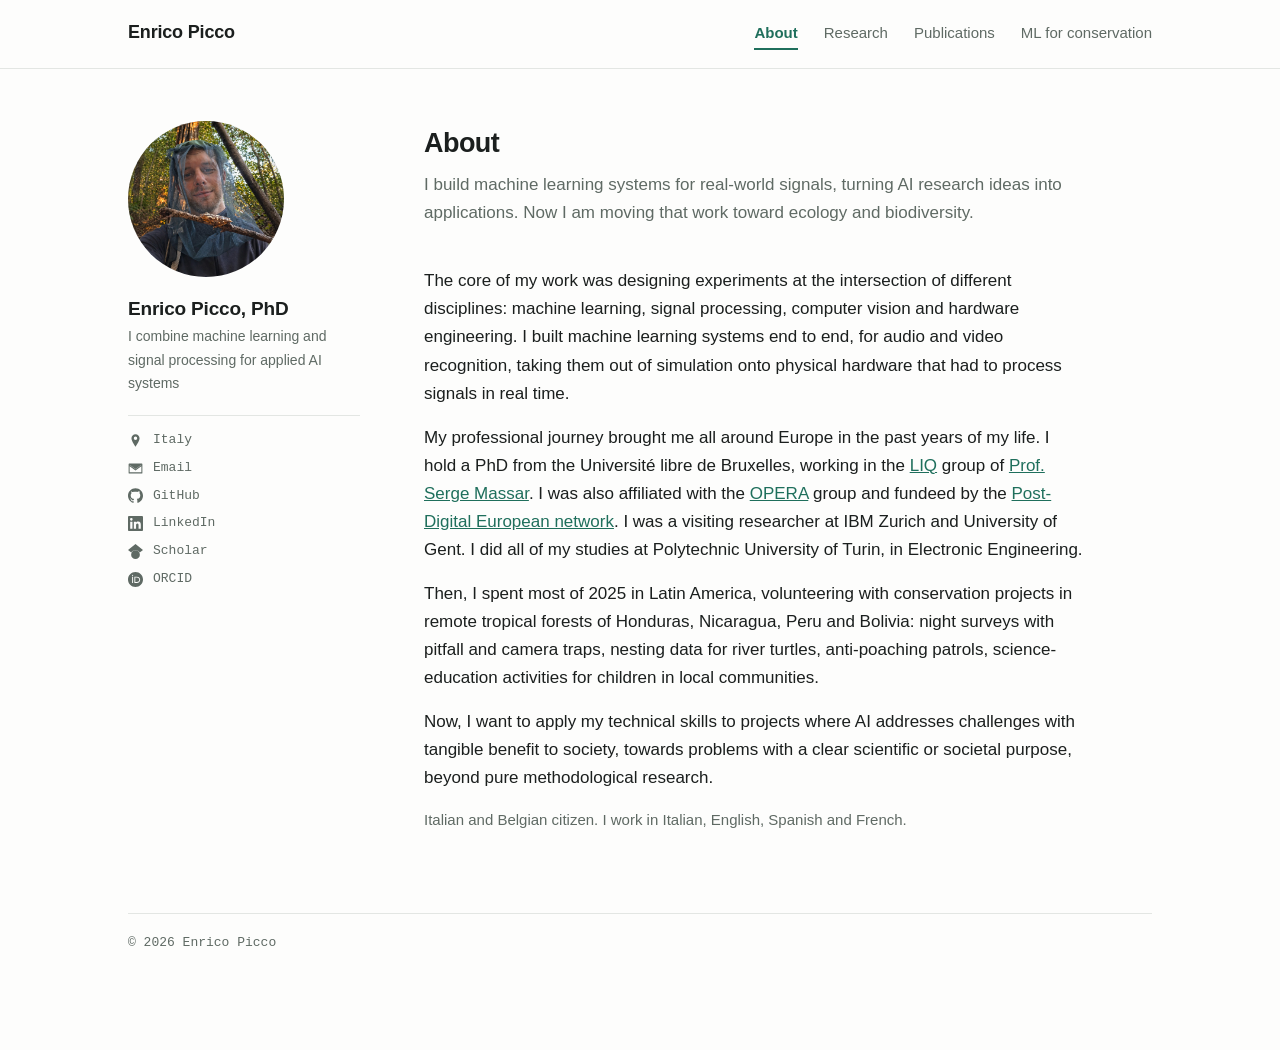
<file: index.html>
<!DOCTYPE html>
<html lang="en">
<head>
<meta charset="utf-8">
<meta name="viewport" content="width=device-width, initial-scale=1">
<title>Enrico Picco — Machine learning for ecology and biodiversity</title>
<meta name="description" content="Enrico Picco, PhD — machine learning engineer working on applied AI for ecology, biodiversity and environmental data.">
<link rel="stylesheet" href="style.css">
</head>
<body>

<header class="masthead">
  <div class="masthead-inner">
    <a class="brand" href="index.html">Enrico Picco</a>
    <nav class="site-nav">
      <a href="index.html" aria-current="page">About</a>
      <a href="research.html">Research</a>
      <a href="publications.html">Publications</a>
      <a href="conservation.html">ML for conservation</a>
    </nav>
  </div>
</header>


<div class="wrap">

  <aside class="rail">
    <img class="portrait" src="portrait.jpg" alt="Enrico Picco">
    <h1>Enrico Picco, PhD</h1>
    <p class="role">I combine machine learning and signal processing for applied AI systems</p>
      <div class="meta">
        <div><svg class="ic" viewBox="0 0 24 24" aria-hidden="true"><path d="M12 2C8.42 2 5.5 4.92 5.5 8.5c0 4.78 6.5 13.5 6.5 13.5s6.5-8.72 6.5-13.5C18.5 4.92 15.58 2 12 2zm0 9.25a2.75 2.75 0 1 1 0-5.5 2.75 2.75 0 0 1 0 5.5z"/></svg><span>Italy</span></div>
        <a href="mailto:enrico.picco@hotmail.it"><svg class="ic" viewBox="0 0 24 24" aria-hidden="true"><path d="M2 4h20a1 1 0 0 1 1 1v14a1 1 0 0 1-1 1H2a1 1 0 0 1-1-1V5a1 1 0 0 1 1-1zm10 8.7L2.6 5.9v.4L12 13.3l9.4-7V5.9L12 12.7zM2.6 18.1h18.8V8.4L12 15.2 2.6 8.4z"/></svg><span>Email</span></a>
        <a href="https://github.com/e-picco" target="_blank" rel="noopener"><svg class="ic" viewBox="0 0 24 24" aria-hidden="true"><path d="M12 .297c-6.63 0-12 5.373-12 12 0 5.303 3.438 9.8 8.205 11.385.6.113.82-.258.82-.577 0-.285-.01-1.04-.015-2.04-3.338.724-4.042-1.61-4.042-1.61C4.422 18.07 3.633 17.7 3.633 17.7c-1.087-.744.084-.729.084-.729 1.205.084 1.838 1.236 1.838 1.236 1.07 1.835 2.809 1.305 3.495.998.108-.776.417-1.305.76-1.605-2.665-.3-5.466-1.332-5.466-5.93 0-1.31.465-2.38 1.235-3.22-.135-.303-.54-1.523.105-3.176 0 0 1.005-.322 3.3 1.23.96-.267 1.98-.399 3-.405 1.02.006 2.04.138 3 .405 2.28-1.552 3.285-1.23 3.285-1.23.645 1.653.24 2.873.12 3.176.765.84 1.23 1.91 1.23 3.22 0 4.61-2.805 5.625-5.475 5.92.42.36.81 1.096.81 2.22 0 1.606-.015 2.896-.015 3.286 0 .315.21.69.825.57C20.565 22.092 24 17.592 24 12.297c0-6.627-5.373-12-12-12"/></svg><span>GitHub</span></a>
        <a href="https://www.linkedin.com/in/enrico-picco/" target="_blank" rel="noopener"><svg class="ic" viewBox="0 0 24 24" aria-hidden="true"><path d="M20.45 20.45h-3.56v-5.57c0-1.33-.02-3.04-1.85-3.04-1.85 0-2.13 1.45-2.13 2.94v5.67H9.35V9h3.42v1.56h.05c.48-.9 1.64-1.85 3.37-1.85 3.6 0 4.27 2.37 4.27 5.46v6.28zM5.34 7.43a2.07 2.07 0 1 1 0-4.14 2.07 2.07 0 0 1 0 4.14zM7.12 20.45H3.55V9h3.57v11.45zM22.22 0H1.77C.79 0 0 .77 0 1.73v20.54C0 23.22.79 24 1.77 24h20.45c.98 0 1.78-.78 1.78-1.73V1.73C24 .77 23.2 0 22.22 0z"/></svg><span>LinkedIn</span></a>
        <a href="https://scholar.google.com/citations?user=zZwpqk8AAAAJ&amp;hl=en" target="_blank" rel="noopener"><svg class="ic" viewBox="0 0 24 24" aria-hidden="true"><path d="M5.242 13.769L0 9.5 12 0l12 9.5-5.242 4.269C17.548 11.249 14.978 9.5 12 9.5c-2.977 0-5.548 1.748-6.758 4.269zM12 10a7 7 0 1 0 0 14 7 7 0 0 0 0-14z"/></svg><span>Scholar</span></a>
        <a href="https://orcid.org/0000-0002-3756-6097" target="_blank" rel="noopener"><svg class="ic" viewBox="0 0 24 24" aria-hidden="true"><path d="M12 0C5.372 0 0 5.372 0 12s5.372 12 12 12 12-5.372 12-12S18.628 0 12 0zM7.369 4.378c.525 0 .947.431.947.947s-.422.947-.947.947a.95.95 0 0 1-.947-.947c0-.525.422-.947.947-.947zm-.722 3.038h1.444v10.041H6.647V7.416zm3.562 0h3.9c3.712 0 5.344 2.653 5.344 5.025 0 2.578-2.016 5.025-5.325 5.025h-3.919V7.416zm1.444 1.303v7.444h2.297c3.272 0 4.022-2.484 4.022-3.722 0-2.016-1.284-3.722-4.097-3.722h-2.222z"/></svg><span>ORCID</span></a>
      </div>
  </aside>

  <main>
    <h2>About</h2>
    <p class="lede">I build machine learning systems for real-world signals, turning AI research ideas into applications. Now I am moving that work toward ecology and biodiversity.</p>

    <p>The core of my work was designing experiments at the intersection of different disciplines: machine learning, signal processing, computer vision and hardware engineering. I built machine learning systems end to end, for audio and video recognition, taking them out of simulation onto physical hardware that had to process signals in real time.</p>
	
	<p>My professional journey brought me all around Europe in the past years of my life. I hold a PhD from the Universit&eacute libre de Bruxelles, working in the <a href="https://liq.ulb.ac.be/" target="_blank" rel="noopener">LIQ</a> group of <a href="https://scholar.google.com/citations?hl=en&user=kBKu5jwAAAAJ" target="_blank" rel="noopener">Prof. Serge Massar</a>. I was also affiliated with the <a href="https://opera-photonics.ulb.be/" target="_blank" rel="noopener">OPERA</a> group and fundeed by the <a href="https://www.postdigitalplus.net/" target="_blank" rel="noopener">Post-Digital European network</a>. I was a visiting researcher at IBM Zurich and University of Gent. I did all of my studies at Polytechnic University of Turin, in Electronic Engineering.</p>

    <p>Then, I spent most of 2025 in Latin America, volunteering with conservation projects in remote tropical forests of Honduras, Nicaragua, Peru and Bolivia: night surveys with pitfall and camera traps, nesting data for river turtles, anti-poaching patrols, science-education activities for children in local communities.</p>
	
    <p>Now, I want to apply my technical skills to projects where AI addresses challenges with tangible benefit to society, towards problems with a clear scientific or societal purpose, beyond pure methodological research.</p>

    <p class="note">Italian and Belgian citizen. I work in Italian, English, Spanish and French.</p>
  </main>

  <footer>&copy 2026 Enrico Picco</footer>
</div>
</body>
</html>
</file>
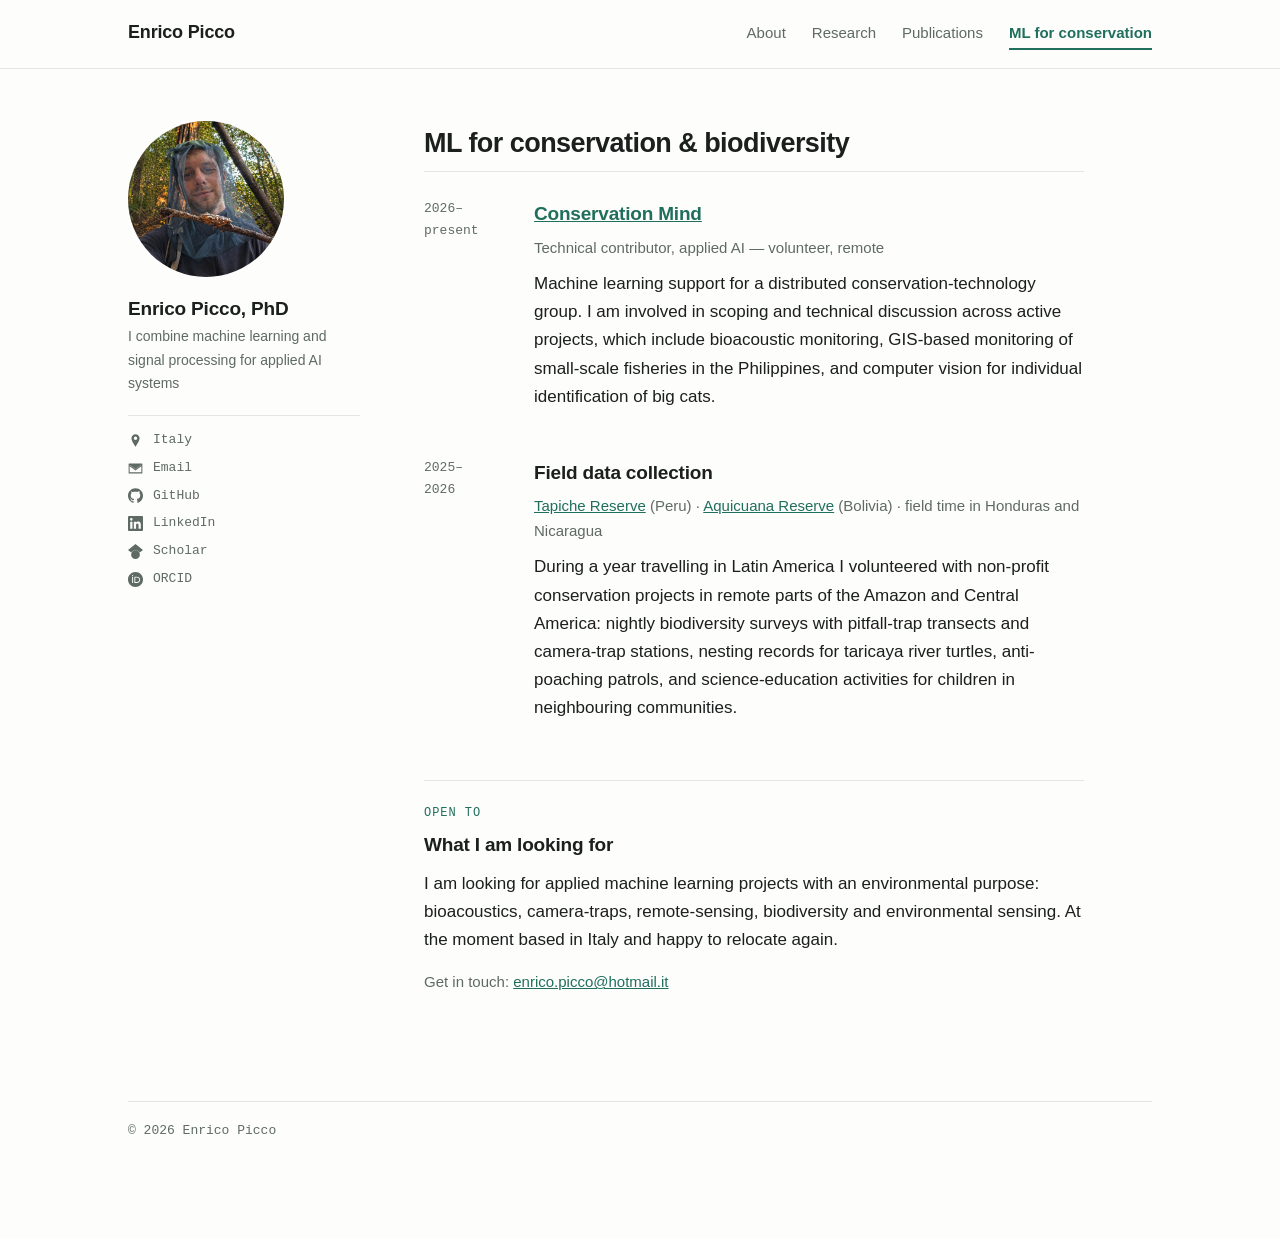
<file: conservation.html>
<!DOCTYPE html>
<html lang="en">
<head>
<meta charset="utf-8">
<meta name="viewport" content="width=device-width, initial-scale=1">
<title>ML for conservation &amp; biodiversity — Enrico Picco</title>
<meta name="description" content="Applied machine learning for conservation: bioacoustic monitoring, computer vision for wildlife, and field data collection in Latin America.">
<link rel="stylesheet" href="style.css">
</head>
<body>

<header class="masthead">
  <div class="masthead-inner">
    <a class="brand" href="index.html">Enrico Picco</a>
    <nav class="site-nav">
      <a href="index.html">About</a>
      <a href="research.html">Research</a>
      <a href="publications.html">Publications</a>
      <a href="conservation.html" aria-current="page">ML for conservation</a>
    </nav>
  </div>
</header>

<div class="wrap">

  <aside class="rail">
    <img class="portrait" src="portrait.jpg" alt="Enrico Picco">
    <h1>Enrico Picco, PhD</h1>
    <p class="role">I combine machine learning and signal processing for applied AI systems</p>
      <div class="meta">
        <div><svg class="ic" viewBox="0 0 24 24" aria-hidden="true"><path d="M12 2C8.42 2 5.5 4.92 5.5 8.5c0 4.78 6.5 13.5 6.5 13.5s6.5-8.72 6.5-13.5C18.5 4.92 15.58 2 12 2zm0 9.25a2.75 2.75 0 1 1 0-5.5 2.75 2.75 0 0 1 0 5.5z"/></svg><span>Italy</span></div>
        <a href="mailto:enrico.picco@hotmail.it"><svg class="ic" viewBox="0 0 24 24" aria-hidden="true"><path d="M2 4h20a1 1 0 0 1 1 1v14a1 1 0 0 1-1 1H2a1 1 0 0 1-1-1V5a1 1 0 0 1 1-1zm10 8.7L2.6 5.9v.4L12 13.3l9.4-7V5.9L12 12.7zM2.6 18.1h18.8V8.4L12 15.2 2.6 8.4z"/></svg><span>Email</span></a>
        <a href="https://github.com/e-picco" target="_blank" rel="noopener"><svg class="ic" viewBox="0 0 24 24" aria-hidden="true"><path d="M12 .297c-6.63 0-12 5.373-12 12 0 5.303 3.438 9.8 8.205 11.385.6.113.82-.258.82-.577 0-.285-.01-1.04-.015-2.04-3.338.724-4.042-1.61-4.042-1.61C4.422 18.07 3.633 17.7 3.633 17.7c-1.087-.744.084-.729.084-.729 1.205.084 1.838 1.236 1.838 1.236 1.07 1.835 2.809 1.305 3.495.998.108-.776.417-1.305.76-1.605-2.665-.3-5.466-1.332-5.466-5.93 0-1.31.465-2.38 1.235-3.22-.135-.303-.54-1.523.105-3.176 0 0 1.005-.322 3.3 1.23.96-.267 1.98-.399 3-.405 1.02.006 2.04.138 3 .405 2.28-1.552 3.285-1.23 3.285-1.23.645 1.653.24 2.873.12 3.176.765.84 1.23 1.91 1.23 3.22 0 4.61-2.805 5.625-5.475 5.92.42.36.81 1.096.81 2.22 0 1.606-.015 2.896-.015 3.286 0 .315.21.69.825.57C20.565 22.092 24 17.592 24 12.297c0-6.627-5.373-12-12-12"/></svg><span>GitHub</span></a>
        <a href="https://www.linkedin.com/in/enrico-picco/" target="_blank" rel="noopener"><svg class="ic" viewBox="0 0 24 24" aria-hidden="true"><path d="M20.45 20.45h-3.56v-5.57c0-1.33-.02-3.04-1.85-3.04-1.85 0-2.13 1.45-2.13 2.94v5.67H9.35V9h3.42v1.56h.05c.48-.9 1.64-1.85 3.37-1.85 3.6 0 4.27 2.37 4.27 5.46v6.28zM5.34 7.43a2.07 2.07 0 1 1 0-4.14 2.07 2.07 0 0 1 0 4.14zM7.12 20.45H3.55V9h3.57v11.45zM22.22 0H1.77C.79 0 0 .77 0 1.73v20.54C0 23.22.79 24 1.77 24h20.45c.98 0 1.78-.78 1.78-1.73V1.73C24 .77 23.2 0 22.22 0z"/></svg><span>LinkedIn</span></a>
        <a href="https://scholar.google.com/citations?user=zZwpqk8AAAAJ&amp;hl=en" target="_blank" rel="noopener"><svg class="ic" viewBox="0 0 24 24" aria-hidden="true"><path d="M5.242 13.769L0 9.5 12 0l12 9.5-5.242 4.269C17.548 11.249 14.978 9.5 12 9.5c-2.977 0-5.548 1.748-6.758 4.269zM12 10a7 7 0 1 0 0 14 7 7 0 0 0 0-14z"/></svg><span>Scholar</span></a>
        <a href="https://orcid.org/0000-0002-3756-6097" target="_blank" rel="noopener"><svg class="ic" viewBox="0 0 24 24" aria-hidden="true"><path d="M12 0C5.372 0 0 5.372 0 12s5.372 12 12 12 12-5.372 12-12S18.628 0 12 0zM7.369 4.378c.525 0 .947.431.947.947s-.422.947-.947.947a.95.95 0 0 1-.947-.947c0-.525.422-.947.947-.947zm-.722 3.038h1.444v10.041H6.647V7.416zm3.562 0h3.9c3.712 0 5.344 2.653 5.344 5.025 0 2.578-2.016 5.025-5.325 5.025h-3.919V7.416zm1.444 1.303v7.444h2.297c3.272 0 4.022-2.484 4.022-3.722 0-2.016-1.284-3.722-4.097-3.722h-2.222z"/></svg><span>ORCID</span></a>
      </div>
  </aside>
  
  <main>
    <h2>ML for conservation &amp; biodiversity</h2>

    <section>
      <div class="entry">
        <div class="when">2026&ndash;<br>present</div>
        <div>
          <h3><a href="https://www.linkedin.com/company/conservation-mind/" target="_blank" rel="noopener">Conservation Mind</a></h3>
          <p class="where">Technical contributor, applied AI — volunteer, remote</p>
          <p>Machine learning support for a distributed conservation-technology group. I am involved in scoping and technical discussion across active projects, which include bioacoustic monitoring, GIS-based monitoring of small-scale fisheries in the Philippines, and computer vision for individual identification of big cats.</p>

        </div>
      </div>

      <div class="entry">
        <div class="when">2025&ndash;<br>2026</div>
        <div>
          <h3>Field data collection</h3>
          <p class="where"><a href="https://www.tapichejungle.com/conservation" target="_blank" rel="noopener">Tapiche Reserve</a> (Peru) ·  <a href="https://aquicuana.org/" target="_blank" rel="noopener">Aquicuana Reserve</a> (Bolivia) · field time in Honduras and Nicaragua</p>
          <p>During a year travelling in Latin America I volunteered with non-profit conservation projects in remote parts of the Amazon and Central America: nightly biodiversity surveys with pitfall-trap transects and camera-trap stations, nesting records for taricaya river turtles, anti-poaching patrols, and science-education activities for children in neighbouring communities.</p>
        </div>
      </div>
    </section>


    <section>
      <p class="eyebrow">Open to</p>
      <h3>What I am looking for</h3>
      <p>I am looking for applied machine learning projects with an environmental purpose: bioacoustics, camera-traps, remote-sensing, biodiversity and environmental sensing. At the moment based in Italy and happy to relocate again.</p>
      <p class="note">Get in touch: <a href="mailto:enrico.picco@hotmail.it">enrico.picco@hotmail.it</a></p>
    </section>
  </main>

  <footer>© 2026 Enrico Picco</footer>
</div>
</body>
</html>
</file>
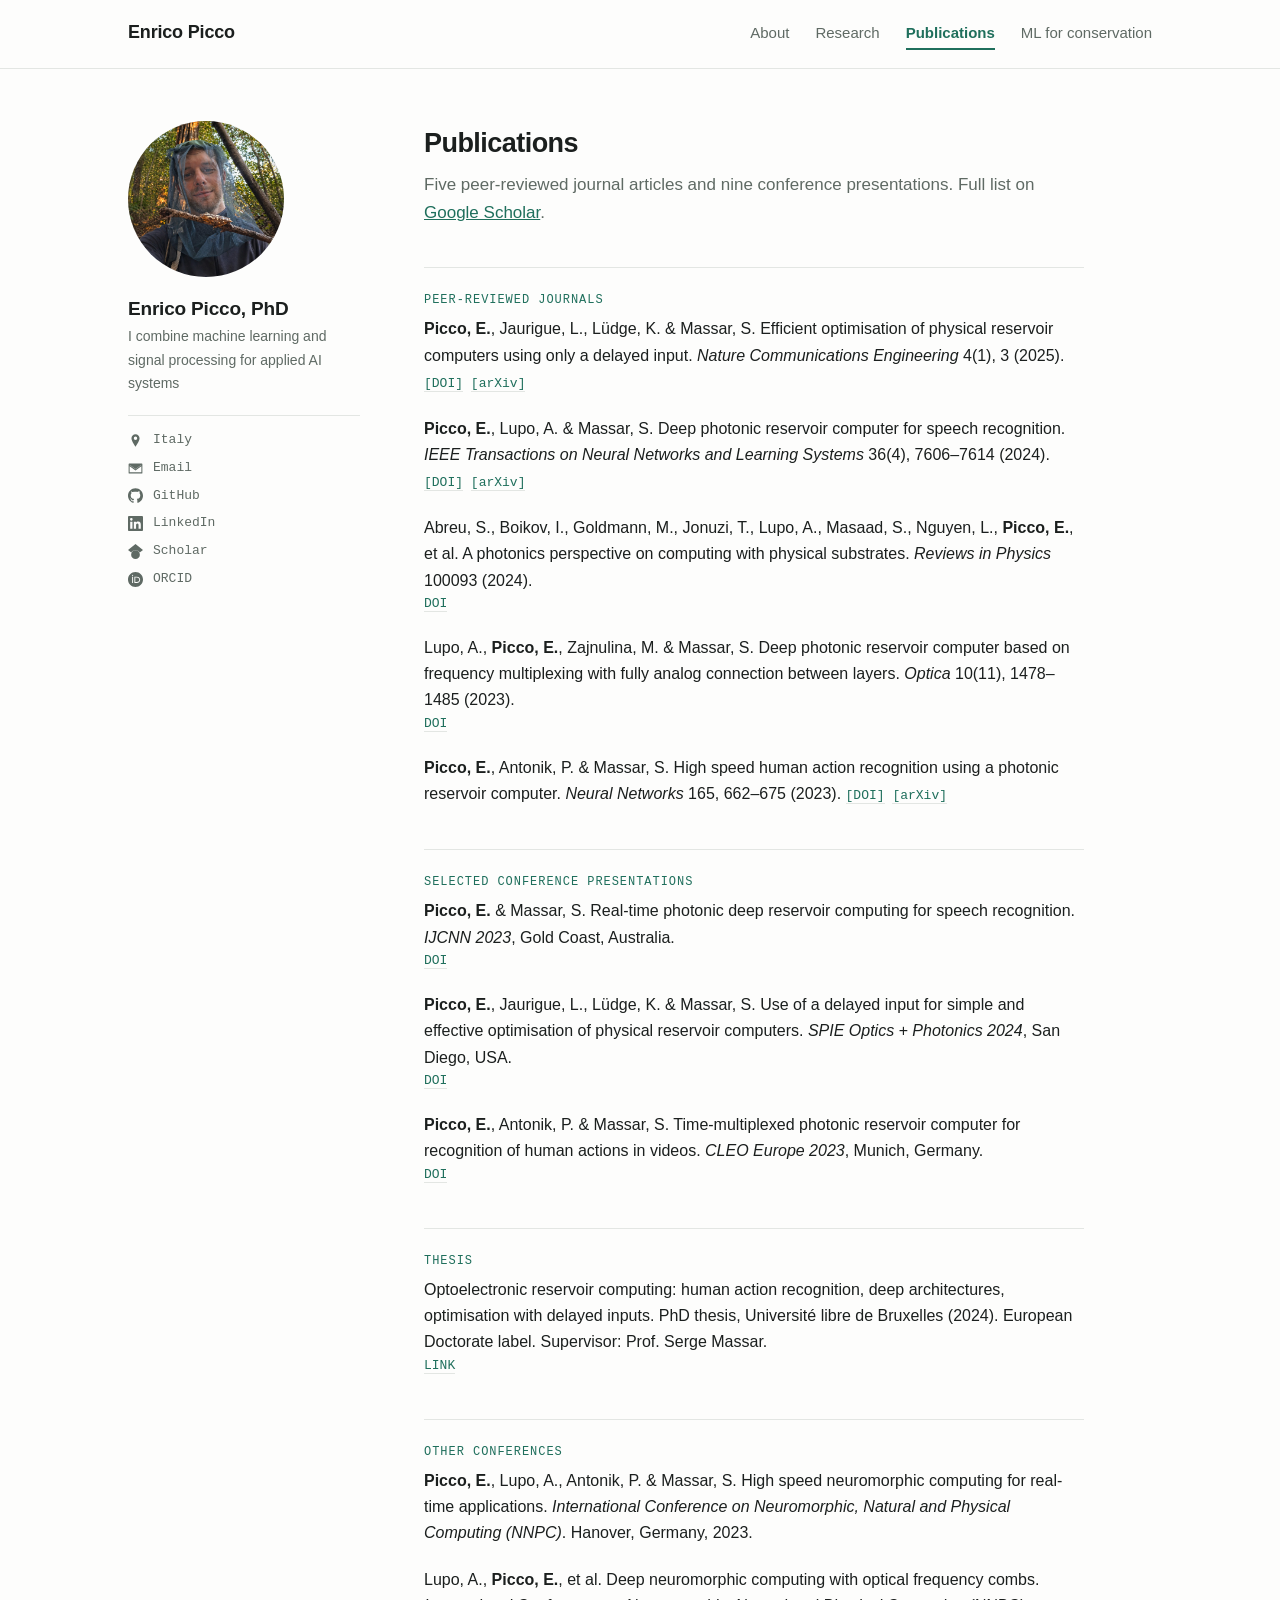
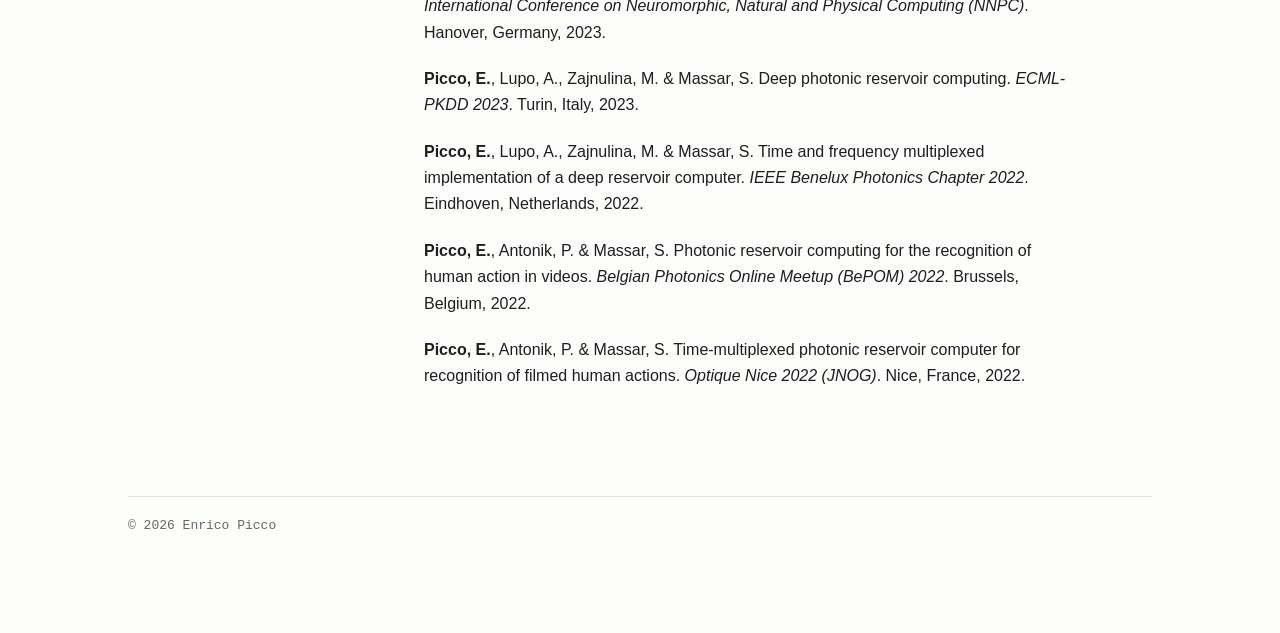
<file: publications.html>
<!DOCTYPE html>
<html lang="en">
<head>
<meta charset="utf-8">
<meta name="viewport" content="width=device-width, initial-scale=1">
<title>Publications — Enrico Picco</title>
<meta name="description" content="Peer-reviewed publications and conference presentations by Enrico Picco.">
<link rel="stylesheet" href="style.css">
</head>
<body>

<header class="masthead">
  <div class="masthead-inner">
    <a class="brand" href="index.html">Enrico Picco</a>
    <nav class="site-nav">
      <a href="index.html">About</a>
      <a href="research.html">Research</a>
      <a href="publications.html" aria-current="page">Publications</a>
      <a href="conservation.html">ML for conservation</a>
    </nav>
  </div>
</header>


<div class="wrap">

  <aside class="rail">
    <img class="portrait" src="portrait.jpg" alt="Enrico Picco">
    <h1>Enrico Picco, PhD</h1>
    <p class="role">I combine machine learning and signal processing for applied AI systems</p>
      <div class="meta">
        <div><svg class="ic" viewBox="0 0 24 24" aria-hidden="true"><path d="M12 2C8.42 2 5.5 4.92 5.5 8.5c0 4.78 6.5 13.5 6.5 13.5s6.5-8.72 6.5-13.5C18.5 4.92 15.58 2 12 2zm0 9.25a2.75 2.75 0 1 1 0-5.5 2.75 2.75 0 0 1 0 5.5z"/></svg><span>Italy</span></div>
        <a href="mailto:enrico.picco@hotmail.it"><svg class="ic" viewBox="0 0 24 24" aria-hidden="true"><path d="M2 4h20a1 1 0 0 1 1 1v14a1 1 0 0 1-1 1H2a1 1 0 0 1-1-1V5a1 1 0 0 1 1-1zm10 8.7L2.6 5.9v.4L12 13.3l9.4-7V5.9L12 12.7zM2.6 18.1h18.8V8.4L12 15.2 2.6 8.4z"/></svg><span>Email</span></a>
        <a href="https://github.com/e-picco" target="_blank" rel="noopener"><svg class="ic" viewBox="0 0 24 24" aria-hidden="true"><path d="M12 .297c-6.63 0-12 5.373-12 12 0 5.303 3.438 9.8 8.205 11.385.6.113.82-.258.82-.577 0-.285-.01-1.04-.015-2.04-3.338.724-4.042-1.61-4.042-1.61C4.422 18.07 3.633 17.7 3.633 17.7c-1.087-.744.084-.729.084-.729 1.205.084 1.838 1.236 1.838 1.236 1.07 1.835 2.809 1.305 3.495.998.108-.776.417-1.305.76-1.605-2.665-.3-5.466-1.332-5.466-5.93 0-1.31.465-2.38 1.235-3.22-.135-.303-.54-1.523.105-3.176 0 0 1.005-.322 3.3 1.23.96-.267 1.98-.399 3-.405 1.02.006 2.04.138 3 .405 2.28-1.552 3.285-1.23 3.285-1.23.645 1.653.24 2.873.12 3.176.765.84 1.23 1.91 1.23 3.22 0 4.61-2.805 5.625-5.475 5.92.42.36.81 1.096.81 2.22 0 1.606-.015 2.896-.015 3.286 0 .315.21.69.825.57C20.565 22.092 24 17.592 24 12.297c0-6.627-5.373-12-12-12"/></svg><span>GitHub</span></a>
        <a href="https://www.linkedin.com/in/enrico-picco/" target="_blank" rel="noopener"><svg class="ic" viewBox="0 0 24 24" aria-hidden="true"><path d="M20.45 20.45h-3.56v-5.57c0-1.33-.02-3.04-1.85-3.04-1.85 0-2.13 1.45-2.13 2.94v5.67H9.35V9h3.42v1.56h.05c.48-.9 1.64-1.85 3.37-1.85 3.6 0 4.27 2.37 4.27 5.46v6.28zM5.34 7.43a2.07 2.07 0 1 1 0-4.14 2.07 2.07 0 0 1 0 4.14zM7.12 20.45H3.55V9h3.57v11.45zM22.22 0H1.77C.79 0 0 .77 0 1.73v20.54C0 23.22.79 24 1.77 24h20.45c.98 0 1.78-.78 1.78-1.73V1.73C24 .77 23.2 0 22.22 0z"/></svg><span>LinkedIn</span></a>
        <a href="https://scholar.google.com/citations?user=zZwpqk8AAAAJ&amp;hl=en" target="_blank" rel="noopener"><svg class="ic" viewBox="0 0 24 24" aria-hidden="true"><path d="M5.242 13.769L0 9.5 12 0l12 9.5-5.242 4.269C17.548 11.249 14.978 9.5 12 9.5c-2.977 0-5.548 1.748-6.758 4.269zM12 10a7 7 0 1 0 0 14 7 7 0 0 0 0-14z"/></svg><span>Scholar</span></a>
        <a href="https://orcid.org/0000-0002-3756-6097" target="_blank" rel="noopener"><svg class="ic" viewBox="0 0 24 24" aria-hidden="true"><path d="M12 0C5.372 0 0 5.372 0 12s5.372 12 12 12 12-5.372 12-12S18.628 0 12 0zM7.369 4.378c.525 0 .947.431.947.947s-.422.947-.947.947a.95.95 0 0 1-.947-.947c0-.525.422-.947.947-.947zm-.722 3.038h1.444v10.041H6.647V7.416zm3.562 0h3.9c3.712 0 5.344 2.653 5.344 5.025 0 2.578-2.016 5.025-5.325 5.025h-3.919V7.416zm1.444 1.303v7.444h2.297c3.272 0 4.022-2.484 4.022-3.722 0-2.016-1.284-3.722-4.097-3.722h-2.222z"/></svg><span>ORCID</span></a>
      </div>
  </aside>

  <main>
    <h2>Publications</h2>
    <p class="lede">Five peer-reviewed journal articles and nine conference presentations. Full list on <a href="https://scholar.google.com/citations?user=zZwpqk8AAAAJ&amp;hl=en" target="_blank" rel="noopener">Google Scholar</a>.</p>

    <section>
      <p class="eyebrow">Peer-reviewed journals</p>

      <div class="pub">
        <strong>Picco, E.</strong>, Jaurigue, L., L&uuml;dge, K. &amp; Massar, S. Efficient optimisation of physical reservoir computers using only a delayed input. <span class="venue">Nature Communications Engineering</span> 4(1), 3 (2025).
        <span class="links"><a href="https://doi.org/10.1038/s44172-025-00340-6" target="_blank" rel="noopener">[DOI]</a> <a href="https://arxiv.org/abs/2401.14371" target="_blank" rel="noopener">[arXiv]</a></span>
      </div>

      <div class="pub">
        <strong>Picco, E.</strong>, Lupo, A. &amp; Massar, S. Deep photonic reservoir computer for speech recognition. <span class="venue">IEEE Transactions on Neural Networks and Learning Systems</span> 36(4), 7606&ndash;7614 (2024).
        <span class="links"><a href="https://doi.org/10.1109/TNNLS.2024.3400451" target="_blank" rel="noopener">[DOI]</a> <a href="https://arxiv.org/abs/2312.06558" target="_blank" rel="noopener">[arXiv]</a></span>
	  </div>

      <div class="pub">
        Abreu, S., Boikov, I., Goldmann, M., Jonuzi, T., Lupo, A., Masaad, S., Nguyen, L., <strong>Picco, E.</strong>, et al. A photonics perspective on computing with physical substrates. <span class="venue">Reviews in Physics</span> 100093 (2024).
        <div class="links"><a href="https://doi.org/10.1016/j.revip.2024.100093" target="_blank" rel="noopener">DOI</a></div>
      </div>

      <div class="pub">
        Lupo, A., <strong>Picco, E.</strong>, Zajnulina, M. &amp; Massar, S. Deep photonic reservoir computer based on frequency multiplexing with fully analog connection between layers. <span class="venue">Optica</span> 10(11), 1478&ndash;1485 (2023).
        <div class="links"><a href="https://doi.org/10.1364/OPTICA.489501" target="_blank" rel="noopener">DOI</a></div>
      </div>

      <div class="pub">
        <strong>Picco, E.</strong>, Antonik, P. &amp; Massar, S. High speed human action recognition using a photonic reservoir computer. <span class="venue">Neural Networks</span> 165, 662&ndash;675 (2023).
        <span class="links"><a href="https://doi.org/10.1016/j.neunet.2023.06.014" target="_blank" rel="noopener">[DOI]</a> <a href="https://arxiv.org/abs/2305.15283" target="_blank" rel="noopener">[arXiv]</a></span>

      </div>
    </section>

    <section>
      <p class="eyebrow">Selected conference presentations</p>

      <div class="pub">
        <strong>Picco, E.</strong> &amp; Massar, S. Real-time photonic deep reservoir computing for speech recognition. <span class="venue">IJCNN 2023</span>, Gold Coast, Australia.
        <div class="links"><a href="https://doi.org/10.1109/IJCNN54540.2023.10191786" target="_blank" rel="noopener">DOI</a></div>
      </div>

      <div class="pub">
        <strong>Picco, E.</strong>, Jaurigue, L., L&uuml;dge, K. &amp; Massar, S. Use of a delayed input for simple and effective optimisation of physical reservoir computers. <span class="venue">SPIE Optics + Photonics 2024</span>, San Diego, USA.
        <div class="links"><a href="https://remotesensing.spiedigitallibrary.org/conference-proceedings-of-spie/13118/1311802/Use-of-a-delayed-input-for-simple-and-effective-optimisation/10.1117/12.3026888.full" target="_blank" rel="noopener">DOI</a></div>
      </div>

      <div class="pub">
        <strong>Picco, E.</strong>, Antonik, P. &amp; Massar, S. Time-multiplexed photonic reservoir computer for recognition of human actions in videos. <span class="venue">CLEO Europe 2023</span>, Munich, Germany.
        <div class="links"><a href="https://opg.optica.org/abstract.cfm?uri=CLEO_Europe-2023-jsiii_2_6" target="_blank" rel="noopener">DOI</a></div>
      </div>
    </section>

    <section>
      <p class="eyebrow">Thesis</p>
      <div class="pub">
        Optoelectronic reservoir computing: human action recognition, deep architectures, optimisation with delayed inputs. PhD thesis, Universit&eacute; libre de Bruxelles (2024). European Doctorate label. Supervisor: Prof. Serge Massar.
        <div class="links"><a href="https://difusion.ulb.ac.be/vufind/Record/ULB-DIPOT:oai:dipot.ulb.ac.be:2013/375835/Details" target="_blank" rel="noopener">LINK</a></div>
      </div>
    </section>

    <section>
      <p class="eyebrow">Other conferences</p>

      <div class="pub">
        <strong>Picco, E.</strong>, Lupo, A., Antonik, P. &amp; Massar, S. High speed neuromorphic computing for real-time applications. <span class="venue">International Conference on Neuromorphic, Natural and Physical Computing (NNPC)</span>. Hanover, Germany, 2023.
      </div>

      <div class="pub">
        Lupo, A., <strong>Picco, E.</strong>, et al. Deep neuromorphic computing with optical frequency combs. <span class="venue">International Conference on Neuromorphic, Natural and Physical Computing (NNPC)</span>. Hanover, Germany, 2023.
      </div>

      <div class="pub">
        <strong>Picco, E.</strong>, Lupo, A., Zajnulina, M. &amp; Massar, S. Deep photonic reservoir computing. <span class="venue">ECML-PKDD 2023</span>. Turin, Italy, 2023.
      </div>

      <div class="pub">
        <strong>Picco, E.</strong>, Lupo, A., Zajnulina, M. &amp; Massar, S. Time and frequency multiplexed implementation of a deep reservoir computer. <span class="venue">IEEE Benelux Photonics Chapter 2022</span>. Eindhoven, Netherlands, 2022.
      </div>

      <div class="pub">
        <strong>Picco, E.</strong>, Antonik, P. &amp; Massar, S. Photonic reservoir computing for the recognition of human action in videos. <span class="venue">Belgian Photonics Online Meetup (BePOM) 2022</span>. Brussels, Belgium, 2022.
      </div>

      <div class="pub">
        <strong>Picco, E.</strong>, Antonik, P. &amp; Massar, S. Time-multiplexed photonic reservoir computer for recognition of filmed human actions. <span class="venue">Optique Nice 2022 (JNOG)</span>. Nice, France, 2022.
      </div>
    </section>

  </main>

  <footer>&copy; 2026 Enrico Picco</footer>
</div>
</body>
</html>
</file>
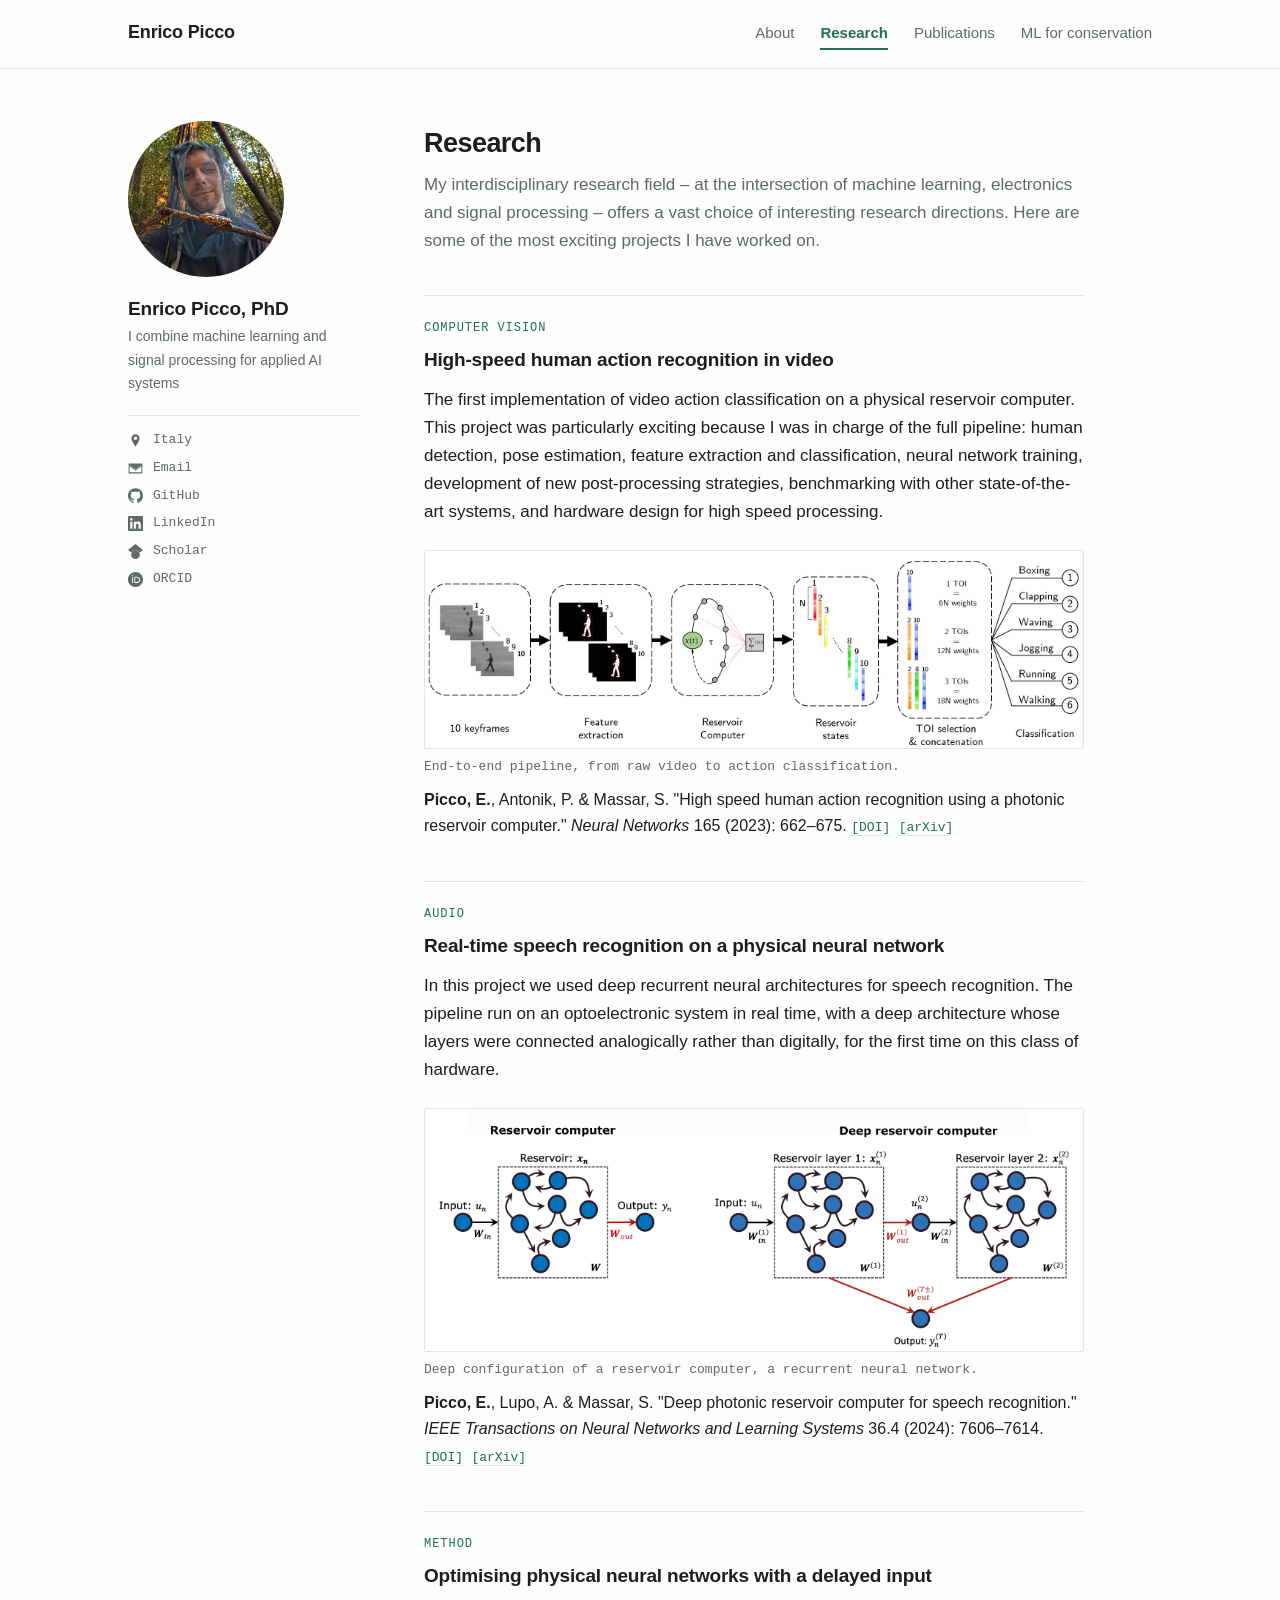
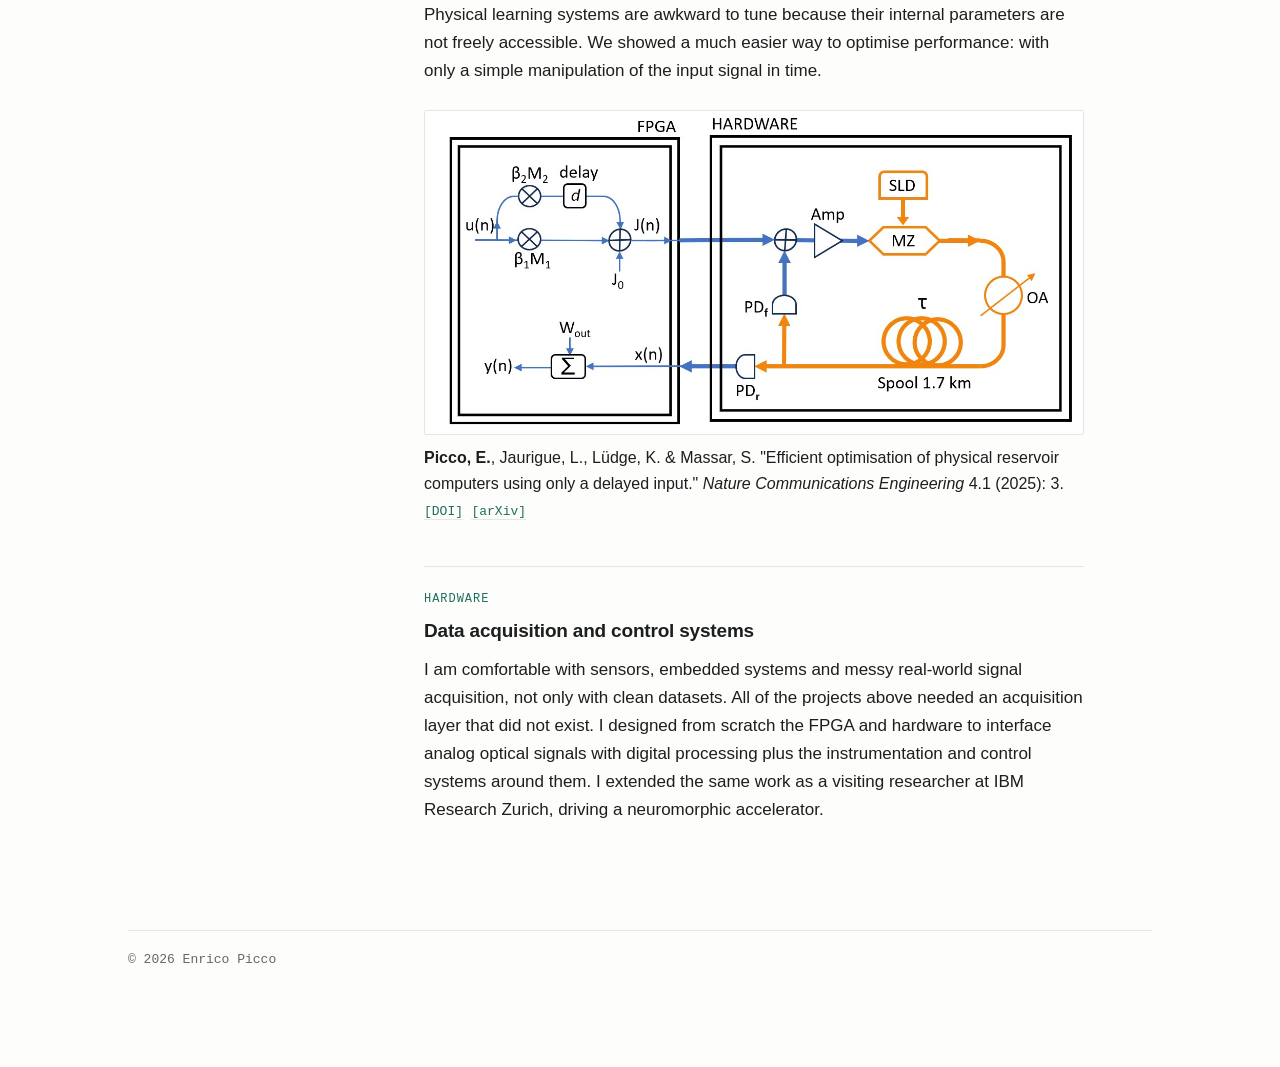
<file: research.html>
<!DOCTYPE html>
<html lang="en">
<head>
<meta charset="utf-8">
<meta name="viewport" content="width=device-width, initial-scale=1">
<title>Research — Enrico Picco</title>
<meta name="description" content="Doctoral and visiting research: machine learning for audio and video recognition running in real time on physical hardware.">
<link rel="stylesheet" href="style.css">
</head>
<body>

<header class="masthead">
  <div class="masthead-inner">
    <a class="brand" href="index.html">Enrico Picco</a>
    <nav class="site-nav">
      <a href="index.html">About</a>
      <a href="research.html" aria-current="page">Research</a>
      <a href="publications.html">Publications</a>
      <a href="conservation.html">ML for conservation</a>
    </nav>
  </div>
</header>


<div class="wrap">

  <aside class="rail">
    <img class="portrait" src="portrait.jpg" alt="Enrico Picco">
    <h1>Enrico Picco, PhD</h1>
    <p class="role">I combine machine learning and signal processing for applied AI systems</p>
      <div class="meta">
        <div><svg class="ic" viewBox="0 0 24 24" aria-hidden="true"><path d="M12 2C8.42 2 5.5 4.92 5.5 8.5c0 4.78 6.5 13.5 6.5 13.5s6.5-8.72 6.5-13.5C18.5 4.92 15.58 2 12 2zm0 9.25a2.75 2.75 0 1 1 0-5.5 2.75 2.75 0 0 1 0 5.5z"/></svg><span>Italy</span></div>
        <a href="mailto:enrico.picco@hotmail.it"><svg class="ic" viewBox="0 0 24 24" aria-hidden="true"><path d="M2 4h20a1 1 0 0 1 1 1v14a1 1 0 0 1-1 1H2a1 1 0 0 1-1-1V5a1 1 0 0 1 1-1zm10 8.7L2.6 5.9v.4L12 13.3l9.4-7V5.9L12 12.7zM2.6 18.1h18.8V8.4L12 15.2 2.6 8.4z"/></svg><span>Email</span></a>
        <a href="https://github.com/e-picco" target="_blank" rel="noopener"><svg class="ic" viewBox="0 0 24 24" aria-hidden="true"><path d="M12 .297c-6.63 0-12 5.373-12 12 0 5.303 3.438 9.8 8.205 11.385.6.113.82-.258.82-.577 0-.285-.01-1.04-.015-2.04-3.338.724-4.042-1.61-4.042-1.61C4.422 18.07 3.633 17.7 3.633 17.7c-1.087-.744.084-.729.084-.729 1.205.084 1.838 1.236 1.838 1.236 1.07 1.835 2.809 1.305 3.495.998.108-.776.417-1.305.76-1.605-2.665-.3-5.466-1.332-5.466-5.93 0-1.31.465-2.38 1.235-3.22-.135-.303-.54-1.523.105-3.176 0 0 1.005-.322 3.3 1.23.96-.267 1.98-.399 3-.405 1.02.006 2.04.138 3 .405 2.28-1.552 3.285-1.23 3.285-1.23.645 1.653.24 2.873.12 3.176.765.84 1.23 1.91 1.23 3.22 0 4.61-2.805 5.625-5.475 5.92.42.36.81 1.096.81 2.22 0 1.606-.015 2.896-.015 3.286 0 .315.21.69.825.57C20.565 22.092 24 17.592 24 12.297c0-6.627-5.373-12-12-12"/></svg><span>GitHub</span></a>
        <a href="https://www.linkedin.com/in/enrico-picco/" target="_blank" rel="noopener"><svg class="ic" viewBox="0 0 24 24" aria-hidden="true"><path d="M20.45 20.45h-3.56v-5.57c0-1.33-.02-3.04-1.85-3.04-1.85 0-2.13 1.45-2.13 2.94v5.67H9.35V9h3.42v1.56h.05c.48-.9 1.64-1.85 3.37-1.85 3.6 0 4.27 2.37 4.27 5.46v6.28zM5.34 7.43a2.07 2.07 0 1 1 0-4.14 2.07 2.07 0 0 1 0 4.14zM7.12 20.45H3.55V9h3.57v11.45zM22.22 0H1.77C.79 0 0 .77 0 1.73v20.54C0 23.22.79 24 1.77 24h20.45c.98 0 1.78-.78 1.78-1.73V1.73C24 .77 23.2 0 22.22 0z"/></svg><span>LinkedIn</span></a>
        <a href="https://scholar.google.com/citations?user=zZwpqk8AAAAJ&amp;hl=en" target="_blank" rel="noopener"><svg class="ic" viewBox="0 0 24 24" aria-hidden="true"><path d="M5.242 13.769L0 9.5 12 0l12 9.5-5.242 4.269C17.548 11.249 14.978 9.5 12 9.5c-2.977 0-5.548 1.748-6.758 4.269zM12 10a7 7 0 1 0 0 14 7 7 0 0 0 0-14z"/></svg><span>Scholar</span></a>
        <a href="https://orcid.org/0000-0002-3756-6097" target="_blank" rel="noopener"><svg class="ic" viewBox="0 0 24 24" aria-hidden="true"><path d="M12 0C5.372 0 0 5.372 0 12s5.372 12 12 12 12-5.372 12-12S18.628 0 12 0zM7.369 4.378c.525 0 .947.431.947.947s-.422.947-.947.947a.95.95 0 0 1-.947-.947c0-.525.422-.947.947-.947zm-.722 3.038h1.444v10.041H6.647V7.416zm3.562 0h3.9c3.712 0 5.344 2.653 5.344 5.025 0 2.578-2.016 5.025-5.325 5.025h-3.919V7.416zm1.444 1.303v7.444h2.297c3.272 0 4.022-2.484 4.022-3.722 0-2.016-1.284-3.722-4.097-3.722h-2.222z"/></svg><span>ORCID</span></a>
      </div>
  </aside>

  <main>
    <h2>Research</h2>
    <p class="lede">My interdisciplinary research field – at the intersection of machine learning, electronics and signal processing – offers a vast choice of interesting research directions. Here are some of the most exciting projects I have worked on.</p>

    <section>
      <p class="eyebrow">Computer vision</p>
      <h3>High-speed human action recognition in video</h3>
      <p>The first implementation of video action classification on a physical reservoir computer. This project was particularly exciting because I was in charge of the full pipeline: human detection, pose estimation, feature extraction and classification, neural network training, development of new post-processing strategies, benchmarking with other state-of-the-art systems, and hardware design for high speed processing.</p>
    
	<figure class="fig">
      <img src="HAR.jpg" alt="Pipeline diagram: video input through human detection, pose estimation, feature extraction, and the photonic reservoir classifier">
      <figcaption>End-to-end pipeline, from raw video to action classification.</figcaption>
    </figure> 
	
	<p class="pub">
       <strong>Picco, E.</strong>, Antonik, P. &amp; Massar, S. "High speed human action recognition using a photonic reservoir computer." <span class="venue">Neural Networks</span> 165 (2023): 662–675.
       <span class="links"><a href="https://doi.org/10.1016/j.neunet.2023.06.014" target="_blank" rel="noopener">[DOI]</a></span>
	   <span class="links"><a href="https://arxiv.org/abs/2305.15283" target="_blank" rel="noopener">[arXiv]</a></span>
    </p>
	</section>


    <section>
      <p class="eyebrow">Audio</p>
      <h3>Real-time speech recognition on a physical neural network</h3>
      <p>In this project we used deep recurrent neural architectures for speech recognition. The pipeline run on an optoelectronic system in real time, with a deep architecture whose layers were connected analogically rather than digitally, for the first time on this class of hardware.</p>
    
	<figure class="fig">
      <img src="DRC.png" alt="Deep configuration of a reservoir computer, a recurrent neural network">
      <figcaption>Deep configuration of a reservoir computer, a recurrent neural network.</figcaption>
    </figure> 
	
 
    <p class="pub">
      <strong>Picco, E.</strong>, Lupo, A. &amp; Massar, S. "Deep photonic reservoir computer for speech recognition." <span class="venue">IEEE Transactions on Neural Networks and Learning Systems</span> 36.4 (2024): 7606–7614.
      <span class="links"><a href="https://doi.org/10.1109/TNNLS.2024.3400451" target="_blank" rel="noopener">[DOI]</a></span>
	  <span class="links"><a href="https://arxiv.org/abs/2312.06558" target="_blank" rel="noopener">[arXiv]</a></span>
    </p>
	
	</section>
	

    <section>
      <p class="eyebrow">Method</p>
      <h3>Optimising physical neural networks with a delayed input</h3>
      <p>Physical learning systems are awkward to tune because their internal parameters are not freely accessible. We showed a much easier way to optimise performance: with only a simple manipulation of the input signal in time.</p>
    
	<figure class="fig">
      <img src="DLY.jpg" alt="Deep configuration of a reservoir computer, a recurrent neural network">
    </figure> 
	
   <p class="pub">
    <strong>Picco, E.</strong>, Jaurigue, L., L&uuml;dge, K. &amp; Massar, S. "Efficient optimisation of physical reservoir computers using only a delayed input." <span class="venue">Nature Communications Engineering</span> 4.1 (2025): 3.
    <span class="links"><a href="https://doi.org/10.1038/s44172-025-00340-6" target="_blank" rel="noopener">[DOI]</a></span>
	<span class="links"><a href="https://arxiv.org/abs/2401.14371" target="_blank" rel="noopener">[arXiv]</a></span>
   </p>
	
	</section>

    <section>
      <p class="eyebrow">Hardware</p>
      <h3>Data acquisition and control systems</h3>
      <p>I am comfortable with sensors, embedded systems and messy real-world signal acquisition, not only with clean datasets. All of the projects above needed an acquisition layer that did not exist. I designed from scratch the FPGA and hardware to interface analog optical signals with digital processing plus the instrumentation and control systems around them. I extended the same work as a visiting researcher at IBM Research Zurich, driving a neuromorphic accelerator.</p>
    </section>


  </main>

  <footer>© 2026 Enrico Picco</footer>
</div>
</body>
</html>
</file>
<file: style.css>
/* ---------------------------------------------------------------
   Enrico Picco — portfolio
   One stylesheet, no dependencies.
   Palette:  ink #1b1f1e · muted #5f6a64 · accent #1f6f5c
             rule #e3e6e3 · paper #fdfdfc
   Type:     body in system sans · metadata in monospace (field-log
             feel: labels align in a column, like a survey sheet).
   --------------------------------------------------------------- */

:root {
  --ink: #1b1f1e;
  --muted: #5f6a64;
  --accent: #1f6f5c;
  --rule: #e3e6e3;
  --paper: #fdfdfc;
  --sans: -apple-system, BlinkMacSystemFont, "Segoe UI", Roboto, Helvetica, Arial, sans-serif;
  --mono: ui-monospace, SFMono-Regular, "SF Mono", Menlo, Consolas, monospace;
}

* { box-sizing: border-box; }

html { -webkit-text-size-adjust: 100%; }

body {
  margin: 0;
  background: var(--paper);
  color: var(--ink);
  font: 400 17px/1.65 var(--sans);
}

/* ---------- top bar: name left, section links right ---------- */

.masthead {
  position: sticky;
  top: 0;
  z-index: 10;
  background: var(--paper);
  border-bottom: 1px solid var(--rule);
}

.masthead-inner {
  max-width: 1080px;
  margin: 0 auto;
  padding: 18px 28px;
  display: flex;
  align-items: baseline;
  justify-content: space-between;
  flex-wrap: wrap;
}

.brand {
  font-size: 18px;
  font-weight: 600;
  letter-spacing: -0.01em;
  color: var(--ink);
  text-decoration: none;
  white-space: nowrap;
}

.site-nav { display: flex; flex-wrap: wrap; }

.site-nav a {
  font-size: 15px;
  color: var(--muted);
  text-decoration: none;
  padding-bottom: 2px;
  border-bottom: 2px solid transparent;
  white-space: nowrap;
}

.site-nav a + a { margin-left: 26px; }

.site-nav a:hover { color: var(--ink); }

.site-nav a[aria-current="page"] {
  color: var(--accent);
  font-weight: 600;
  border-bottom-color: var(--accent);
}

/* ---------- page frame ---------- */

.wrap {
  max-width: 1080px;
  margin: 0 auto;
  padding: 52px 28px 96px;
  display: grid;
  grid-template-columns: 232px 1fr;
  gap: 64px;
  align-items: start;
}

/* ---------- left rail: portrait, name, contact ---------- */

.rail { position: sticky; top: 112px; }

.rail .portrait {
  width: 156px; height: 156px;
  border-radius: 50%;
  object-fit: cover;
  display: block;
  margin-bottom: 20px;
}

.rail h1 {
  font-size: 19px;
  line-height: 1.3;
  font-weight: 600;
  margin: 0 0 4px;
  letter-spacing: -0.01em;
}

.rail .role {
  font-size: 14px;
  color: var(--muted);
  margin: 0 0 20px;
}

.meta {
  font: 400 13px/1.3 var(--mono);
  color: var(--muted);
  border-top: 1px solid var(--rule);
  padding-top: 16px;
}

.meta > div,
.meta > a {
  display: flex;
  align-items: center;
  color: var(--muted);
  text-decoration: none;
}

.meta > * + * { margin-top: 11px; }

.meta > a:hover { color: var(--accent); }
.meta > a:hover .ic { fill: var(--accent); }

/* THIS is the rule that keeps the icons small — without it the inline
   SVGs expand to fill the column. */
.ic {
  width: 15px;
  height: 15px;
  flex: none;
  margin-right: 10px;
  fill: var(--muted);
  transition: fill .15s;
}

/* ---------- main column ---------- */

main { max-width: 660px; }

main > h2:first-child { margin-top: 0; }

h2 {
  font-size: 27px;
  letter-spacing: -0.02em;
  margin: 0 0 6px;
}

.lede { color: var(--muted); margin: 0 0 40px; }

section { border-top: 1px solid var(--rule); padding-top: 26px; margin-bottom: 42px; }

.eyebrow {
  font: 400 12px/1 var(--mono);
  letter-spacing: 0.08em;
  text-transform: uppercase;
  color: var(--accent);
  margin: 0 0 10px;
}

h3 { font-size: 19px; margin: 0 0 10px; letter-spacing: -0.01em; }

p { margin: 0 0 16px; }

a { color: var(--accent); }

ul { padding-left: 20px; margin: 0 0 16px; }
li { margin-bottom: 7px; }

.note { font-size: 15px; color: var(--muted); }

/* dated entries — the monospace year column */

.entry { display: grid; grid-template-columns: 92px 1fr; gap: 18px; margin-bottom: 30px; }
.entry .when { font: 400 13px/1.7 var(--mono); color: var(--muted); }
.entry h3 { margin-bottom: 6px; }
.entry .where { font-size: 15px; color: var(--muted); margin: 0 0 10px; }

/* ---------- figures ---------- */

.fig { margin: 24px 0 10px; }

.fig img {
  width: 100%;
  height: auto;
  display: block;
  border: 1px solid var(--rule);
  border-radius: 2px;
}

.fig figcaption {
  font: 400 13px/1.5 var(--mono);
  color: var(--muted);
  margin-top: 8px;
}

/* ---------- publications ---------- */

.pub { margin-bottom: 20px; font-size: 16px; }
.pub .venue { font-style: italic; }
.pub .links { font: 400 13px/1.6 var(--mono); }
.pub .links a { text-decoration: none; border-bottom: 1px solid var(--rule); }
.pub .links + .links { margin-left: 4px; }

footer {
  grid-column: 1 / -1;
  border-top: 1px solid var(--rule);
  padding-top: 18px;
  font: 400 13px/1.7 var(--mono);
  color: var(--muted);
}

/* ---------- mobile ---------- */

@media (max-width: 800px) {
  .masthead { position: static; }
  .masthead-inner { padding: 16px 20px; }
  .site-nav a + a { margin-left: 18px; }
  .wrap { grid-template-columns: 1fr; gap: 34px; padding: 30px 20px 64px; }
  .rail { position: static; }
  .rail .portrait { width: 104px; height: 104px; }
  .meta { display: flex; flex-wrap: wrap; }
  .meta > * + * { margin-top: 0; margin-left: 20px; }
  .entry { grid-template-columns: 1fr; gap: 4px; }
  body { font-size: 16px; }
}

a:focus-visible { outline: 2px solid var(--accent); outline-offset: 3px; }
</file>
